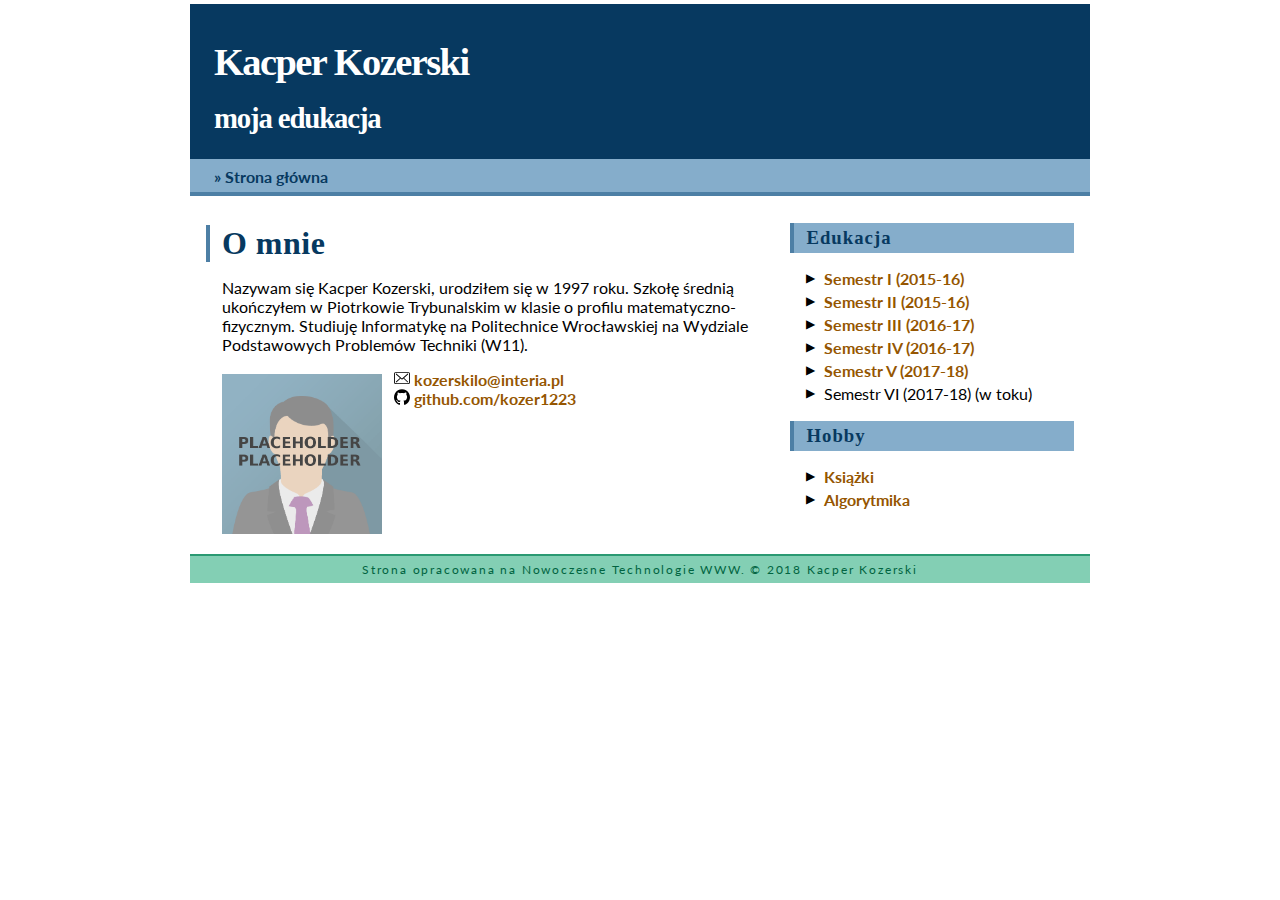
<file: projekt1/index.html>
<!DOCTYPE html>
<html lang="pl">
<head>
	<meta charset="utf-8">
	<title>Kacper Kozerski - moja edukacja</title>
	<meta name="viewport" content= "width=device-width, initial-scale=1.0"/>
	<link href='style.css' rel='stylesheet'>
  <link href="https://fonts.googleapis.com/css?family=Lato" rel="stylesheet"> 
</head>
<body>
<div id="container">
<header>
<h1>Kacper Kozerski</h1>
<h2>moja edukacja</h2>
<div id="topbar">
	<a href="#">Strona główna</a>
</div>
</header>
<div id="main">

<div class="row">
  <div class="col-4-6">
<h1>O mnie</h1>
<p>
Nazywam się Kacper Kozerski, urodziłem się w 1997 roku.
Szkołę średnią ukończyłem w Piotrkowie Trybunalskim w klasie o profilu matematyczno-fizycznym.
Studiuję Informatykę na Politechnice Wrocławskiej na Wydziale
Podstawowych Problemów Techniki (W11).</p>


  <img src="placeholder.png" class="main-pic" alt="Placeholder"/>
<p>
  <img src="mail.svg" width="16" alt="Mail"/>&nbsp;<a href="mailto:kozerskilo@interia.pl">kozerskilo@interia.pl</a><br/>
  <img src="github.svg" width="16" alt="Github"/>&nbsp;<a href="https://github.com/kozer1223">github.com/kozer1223</a>
</p>

  </div>
  <div class="col-2-6">
  <section class="panel">
    <h3>Edukacja</h3>
    <ul class="coollist">
      <li><a href="sem1.html">Semestr I (2015-16)</a></li>
      <li><a href="sem2.html">Semestr II (2015-16)</a></li>
      <li><a href="sem3.html">Semestr III (2016-17)</a></li>
      <li><a href="sem4.html">Semestr IV (2016-17)</a></li>
      <li><a href="sem5.html">Semestr V (2017-18)</a></li>
      <li>Semestr VI (2017-18) (w toku)</li>
    </ul>
  </section>
  <section class="panel">
    <h3>Hobby</h3>
    <ul class="coollist">
      <li><a href="hobby1.html">Książki</a></li>
      <li><a href="hobby2.html">Algorytmika</a></li>
    </ul>
  </section>
  </div>
</div> <!-- row -->

</div> <!-- main -->
<footer>
Strona opracowana na Nowoczesne Technologie WWW. © 2018 Kacper Kozerski
</footer>
</div> <!-- container -->
</body>
</html>
</file>
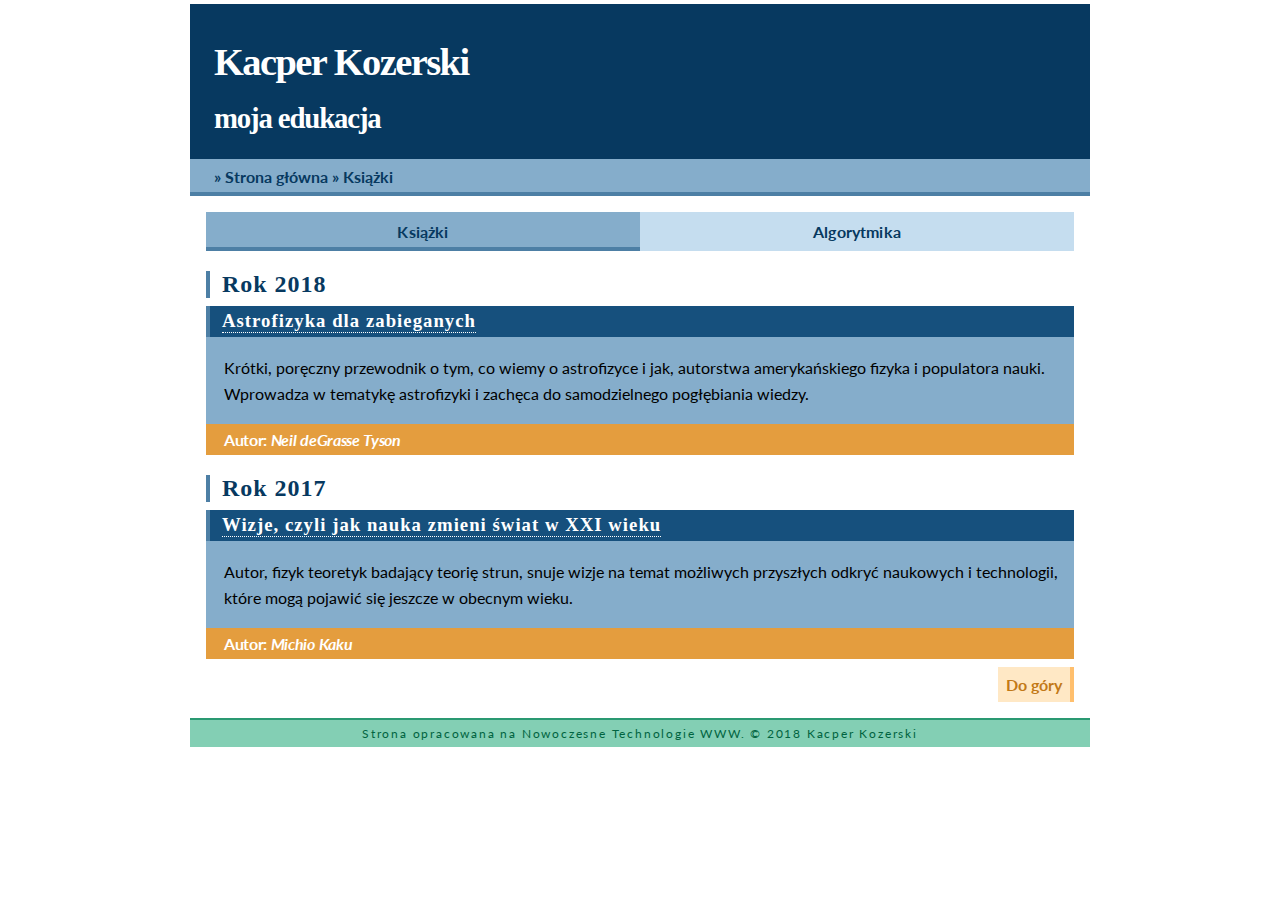
<file: projekt1/hobby1.html>
<!DOCTYPE html>
<html lang="pl">
<head>
	<meta charset="utf-8">
	<title>Kacper Kozerski - książki, które przeczytałem</title>
	<meta name="viewport" content= "width=device-width, initial-scale=1.0"/>
	<link href='style.css' rel='stylesheet'>
  <link href="https://fonts.googleapis.com/css?family=Lato" rel="stylesheet">
</head>
<body>
<div id="container">
<header>
<h1>Kacper Kozerski</h1>
<h2>moja edukacja</h2>
<div id="topbar">
	<a href="index.html">Strona główna</a>
	<a href="#">Książki</a>
</div>
</header>
<div id="main">
<nav class="nav-bar">
  <ul class="vertical-menu">
    <li class="current">Książki</li>
    <li><a href="hobby2.html">Algorytmika</a></li>
  </ul>
</nav>

<h2>Rok 2018</h2>

<section class="content-panel">
  <div class="panel-header">
    <div class="tooltip">
      <h3>Astrofizyka dla zabieganych</h3>
      <span class="tooltiptext"><a href="http://lubimyczytac.pl/ksiazka/4806940/astrofizyka-dla-zabieganych">Zobacz na lubimyczytac.pl</a></span>
    </div>
  </div>
  <div class="panel-content">
    <p>
      Krótki, poręczny przewodnik o tym, co wiemy o astrofizyce i jak, autorstwa
      amerykańskiego fizyka i populatora nauki. Wprowadza w tematykę astrofizyki
      i zachęca do samodzielnego pogłębiania wiedzy.
    </p>
  </div>
  <div class="panel-footer">
    <p>Autor: <em>Neil deGrasse Tyson</em></p>
  </div>
</section>

<h2>Rok 2017</h2>

<section class="content-panel">
  <div class="panel-header">
    <div class="tooltip">
      <h3>Wizje, czyli jak nauka zmieni świat w XXI wieku</h3>
      <span class="tooltiptext"><a href="http://lubimyczytac.pl/ksiazka/70611/wizje-czyli-jak-nauka-zmieni-swiat-w-xxi-wieku">Zobacz na lubimyczytac.pl</a></span>
    </div>
  </div>
  <div class="panel-content">
    <p>
      Autor, fizyk teoretyk badający teorię strun, snuje wizje na temat możliwych przyszłych odkryć naukowych i technologii, które mogą pojawić się jeszcze w obecnym wieku.
    </p>
  </div>
  <div class="panel-footer">
    <p>Autor: <em>Michio Kaku</em></p>
  </div>
</section>

<div class="back-panel">
<a href="#">Do góry</a>
</div>

</div> <!-- main -->
<footer>
Strona opracowana na Nowoczesne Technologie WWW. © 2018 Kacper Kozerski
</footer>
</div> <!-- container -->
</body>
</html>
</file>
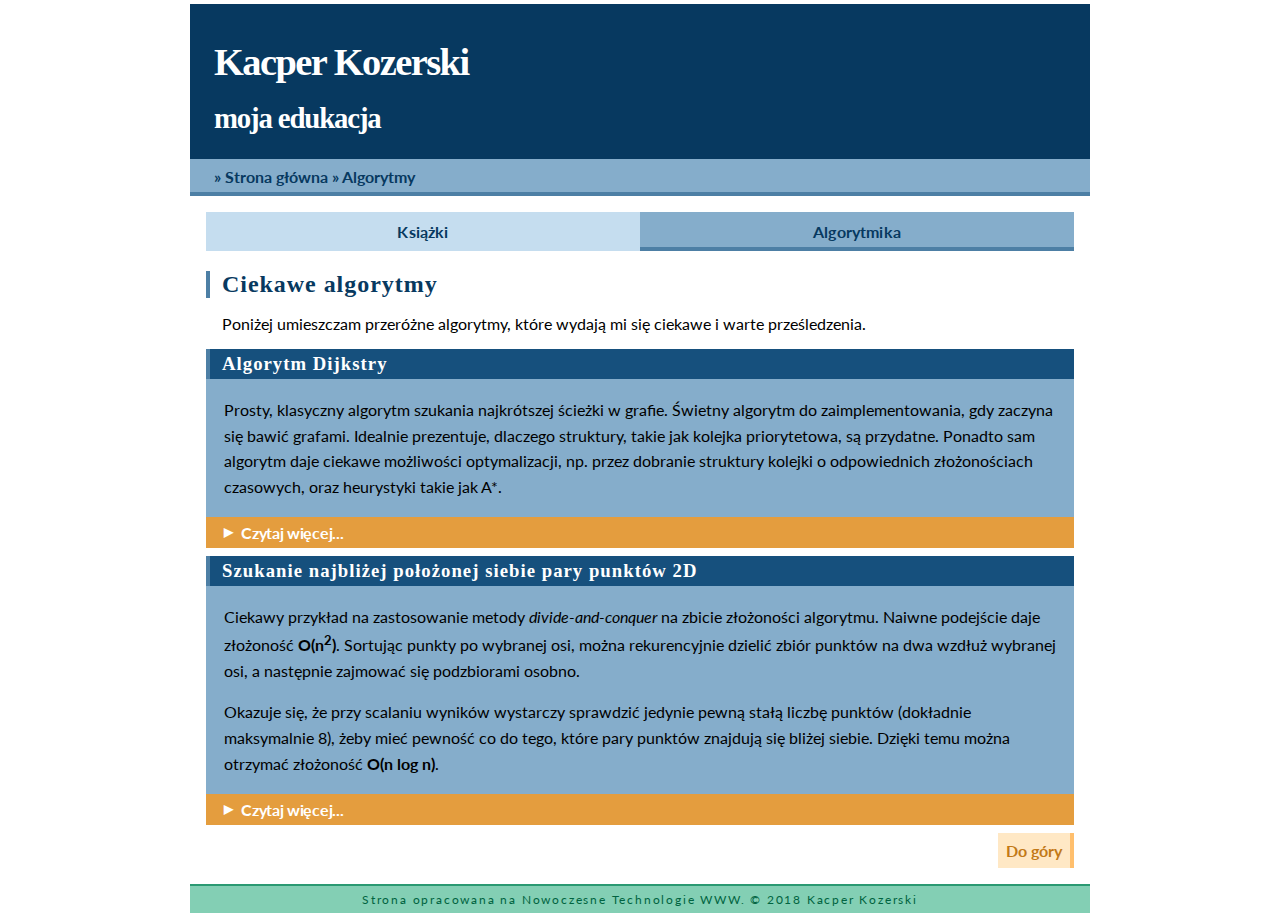
<file: projekt1/hobby2.html>
<!DOCTYPE html>
<html lang="pl">
<head>
	<meta charset="utf-8">
	<title>Kacper Kozerski - ciekawe algorytmy</title>
	<meta name="viewport" content= "width=device-width, initial-scale=1.0"/>
	<link href='style.css' rel='stylesheet'>
  <link href="https://fonts.googleapis.com/css?family=Lato" rel="stylesheet">
</head>
<body>
<div id="container">
<header>
<h1>Kacper Kozerski</h1>
<h2>moja edukacja</h2>
<div id="topbar">
	<a href="index.html">Strona główna</a>
	<a href="#">Algorytmy</a>
</div>
</header>
<div id="main">
<nav class="nav-bar">
  <ul class="vertical-menu">
    <li><a href="hobby1.html">Książki</a></li>
    <li class="current">Algorytmika</li>
  </ul>
</nav>

<h2>Ciekawe algorytmy</h2>
<p>
Poniżej umieszczam przeróżne algorytmy, które wydają mi się ciekawe i warte prześledzenia.
</p>

<section class="content-panel">
  <div class="panel-header">
      <h3>Algorytm Dijkstry</a></h3>
  </div>
  <div class="panel-content">
    <p>
      Prosty, klasyczny algorytm szukania najkrótszej ścieżki w grafie. Świetny algorytm
      do zaimplementowania, gdy zaczyna się bawić grafami.
      Idealnie prezentuje, dlaczego struktury, takie jak kolejka priorytetowa, są przydatne.
      Ponadto sam algorytm daje ciekawe możliwości optymalizacji, np. przez dobranie
      struktury kolejki o odpowiednich złożonościach czasowych, oraz heurystyki takie jak A*.
    </p>
  </div>
  <div class="panel-footer">
    <p><span class="arrow-link"><a href="https://en.wikipedia.org/wiki/Dijkstra%27s_algorithm">Czytaj więcej...</a></span></p>
  </div>
</section>

<section class="content-panel">
  <div class="panel-header">
      <h3>Szukanie najbliżej położonej siebie pary punktów 2D</h3>
  </div>
  <div class="panel-content">
    <p>
      Ciekawy przykład na zastosowanie metody <em>divide-and-conquer</em> na zbicie złożoności algorytmu.
      Naiwne podejście daje złożoność <strong>O(n<sup>2</sup>)</strong>. Sortując
      punkty po wybranej osi, można rekurencyjnie dzielić zbiór punktów na dwa wzdłuż wybranej osi,
      a następnie zajmować się podzbiorami osobno.
    </p>
    <p>
      Okazuje się, że przy scalaniu wyników wystarczy
      sprawdzić jedynie pewną stałą liczbę punktów (dokładnie maksymalnie 8), żeby mieć pewność co do tego, które pary punktów znajdują się bliżej siebie. Dzięki temu można otrzymać złożoność
      <strong>O(n&nbsp;log&nbsp;n)</strong>.
    </p>
  </div>
  <div class="panel-footer">
    <p><span class="arrow-link"><a href="https://en.wikipedia.org/wiki/Closest_pair_of_points_problem">Czytaj więcej...</a></span></p>
  </div>
</section>

<div class="back-panel">
<a href="#">Do góry</a>
</div>

</div> <!-- main -->
<footer>
Strona opracowana na Nowoczesne Technologie WWW. © 2018 Kacper Kozerski
</footer>
</div> <!-- container -->
</body>
</html>
</file>
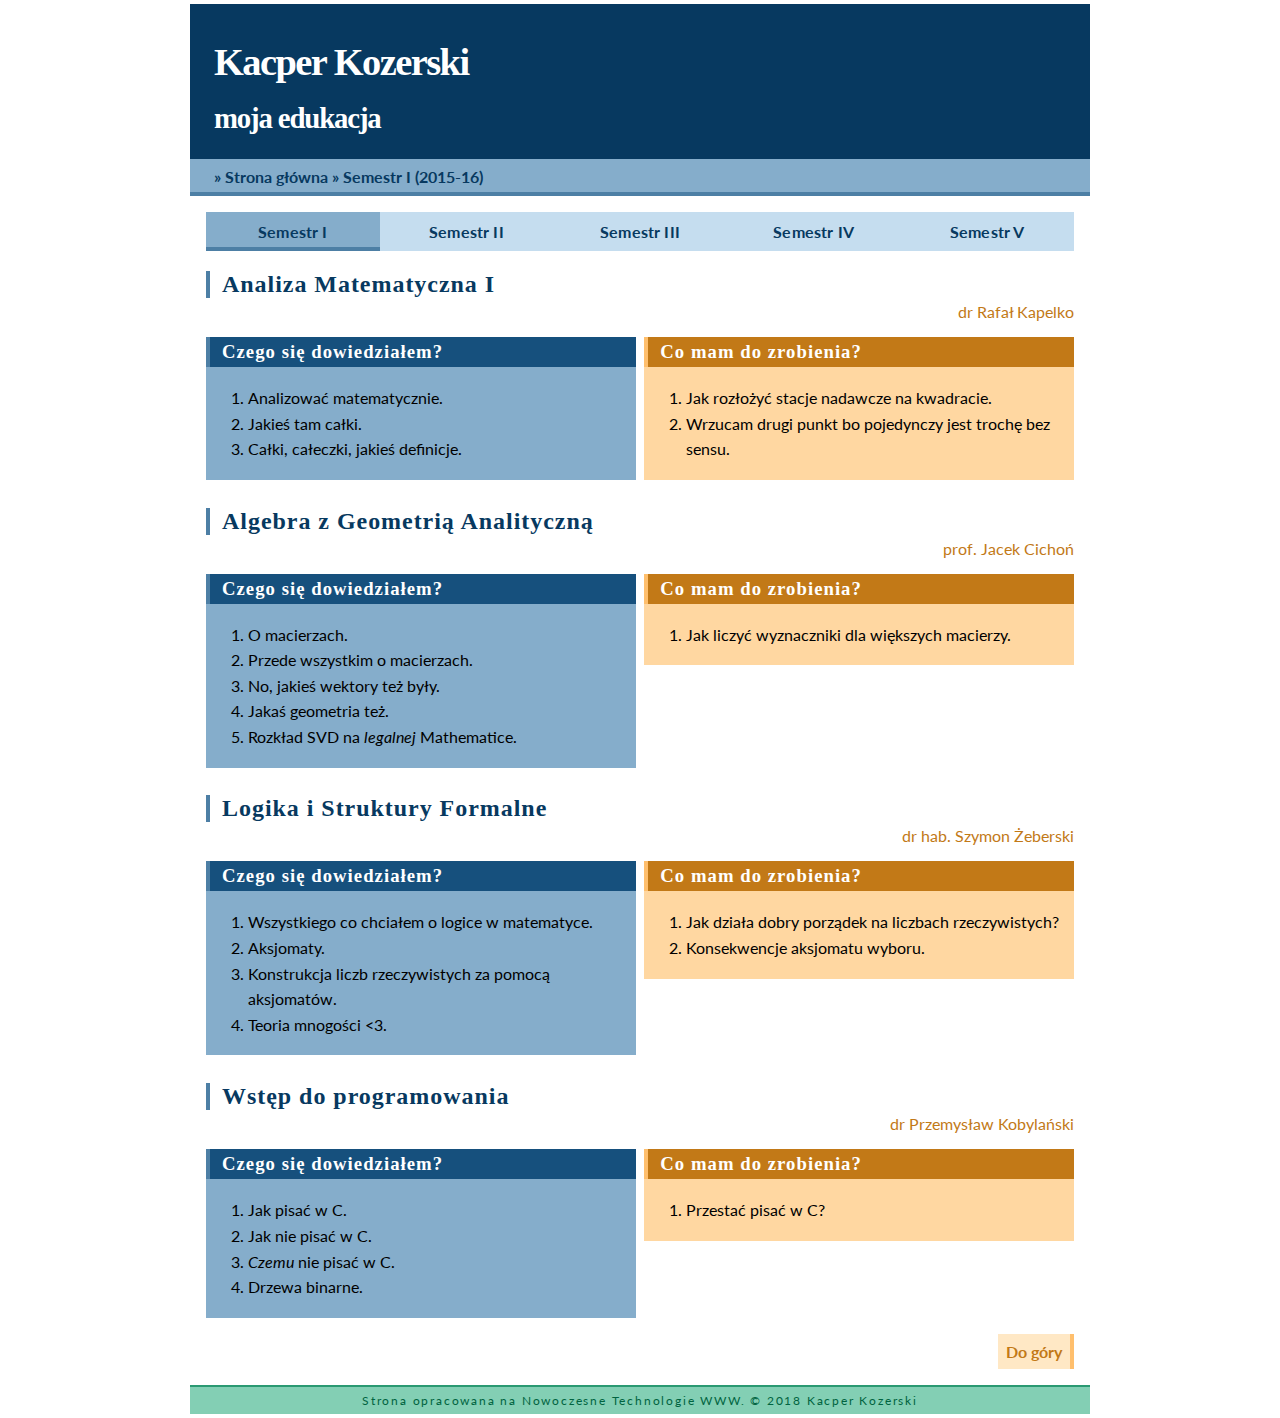
<file: projekt1/sem1.html>
<!DOCTYPE html>
<html lang="pl">
<head>
	<meta charset="utf-8">
	<title>Kacper Kozerski - Semestr I</title>
	<meta name="viewport" content= "width=device-width, initial-scale=1.0"/>
	<link href='style.css' rel='stylesheet'>
  <link href="https://fonts.googleapis.com/css?family=Lato" rel="stylesheet"> 
</head>
<body>
<div id="container">
<header>
<h1>Kacper Kozerski</h1>
<h2>moja edukacja</h2>
<div id="topbar">
	<a href="index.html">Strona główna</a>
	<a href="#">Semestr I (2015-16)</a>
</div>
</header>
<div id="main">

<nav class="nav-bar">
  <ul class="vertical-menu">
    <li class="current">Semestr I</li>
    <li><a href="sem2.html">Semestr II</a></li>
    <li><a href="sem3.html">Semestr III</a></li>
    <li><a href="sem4.html">Semestr IV</a></li>
    <li><a href="sem5.html">Semestr V</a></li>
  </ul>
</nav>

<!--<h1>Semestr I (2015-16)</h1>-->
<h2>Analiza Matematyczna I</h2>
<aside class="lecturer-info">
dr Rafał Kapelko
</aside>
<div class="row">
  <div class="col-3-6">
  <section class="content-panel">
    <div class="panel-header">
      <h3>Czego się dowiedziałem?</h3>
    </div>
    <div class="panel-content">
      <ol>
    	 <li>Analizować matematycznie.</li>
    	 <li>Jakieś tam całki.</li>
    	 <li>Całki, całeczki, jakieś definicje.</li>
      </ol>
    </div>
  </section>
  </div>
  <div class="col-3-6">
  <aside class="aside-panel">
    <div class="panel-header">
      <h3>Co mam do zrobienia?</h3>
    </div>
    <div class="panel-content">
      <ol>
       <li>Jak rozłożyć stacje nadawcze na kwadracie.</li>
       <li>Wrzucam drugi punkt bo pojedynczy jest trochę bez sensu.</li>
      </ol>
    </div>
  </aside>
  </div>
</div> <!-- row -->

<h2>Algebra z Geometrią Analityczną</h2>
<aside class="lecturer-info">
prof. Jacek Cichoń
</aside>
<div class="row">
  <div class="col-3-6">
  <section class="content-panel">
    <div class="panel-header">
      <h3>Czego się dowiedziałem?</h3>
    </div>
    <div class="panel-content">
      <ol>
       <li>O macierzach.</li>
       <li>Przede wszystkim o macierzach.</li>
       <li>No, jakieś wektory też były.</li>
       <li>Jakaś geometria też.</li>
       <li>Rozkład SVD na <em>legalnej</em> Mathematice.</li>
      </ol>
    </div>
  </section>
  </div>
  <div class="col-3-6">
  <aside class="aside-panel">
    <div class="panel-header">
      <h3>Co mam do zrobienia?</h3>
    </div>
    <div class="panel-content">
      <ol>
       <li>Jak liczyć wyznaczniki dla większych macierzy.</li>
      </ol>
    </div>
  </aside>
  </div>
</div> <!-- row -->

<h2>Logika i Struktury Formalne</h2>
<aside class="lecturer-info">
dr hab. Szymon Żeberski
</aside>
<div class="row">
  <div class="col-3-6">
  <section class="content-panel">
    <div class="panel-header">
      <h3>Czego się dowiedziałem?</h3>
    </div>
    <div class="panel-content">
      <ol>
       <li>Wszystkiego co chciałem o logice w matematyce.</li>
       <li>Aksjomaty.</li>
       <li>Konstrukcja liczb rzeczywistych za pomocą aksjomatów.</li>
       <li>Teoria mnogości &lt;3.</li>
      </ol>
    </div>
  </section>
  </div>
  <div class="col-3-6">
  <aside class="aside-panel">
    <div class="panel-header">
      <h3>Co mam do zrobienia?</h3>
    </div>
    <div class="panel-content">
      <ol>
       <li>Jak działa dobry porządek na liczbach rzeczywistych?</li>
       <li>Konsekwencje aksjomatu wyboru.</li>
      </ol>
    </div>
  </aside>
  </div>
</div> <!-- row -->

<h2>Wstęp do programowania</h2>
<aside class="lecturer-info">
dr Przemysław Kobylański
</aside>
<div class="row">
  <div class="col-3-6">
  <section class="content-panel">
    <div class="panel-header">
      <h3>Czego się dowiedziałem?</h3>
    </div>
    <div class="panel-content">
      <ol>
       <li>Jak pisać w C.</li>
       <li>Jak nie pisać w C.</li>
       <li><em>Czemu</em> nie pisać w C.</li>
       <li>Drzewa binarne.</li>
      </ol>
    </div>
  </section>
  </div>
  <div class="col-3-6">
  <aside class="aside-panel">
    <div class="panel-header">
      <h3>Co mam do zrobienia?</h3>
    </div>
    <div class="panel-content">
      <ol>
       <li>Przestać pisać w C?</li>
      </ol>
    </div>
  </aside>
  </div>
</div> <!-- row -->

<div class="back-panel">
<a href="#">Do góry</a>
</div>

</div> <!-- main -->
<footer>
Strona opracowana na Nowoczesne Technologie WWW. © 2018 Kacper Kozerski
</footer>
</div> <!-- container -->
</body>
</html>
</file>
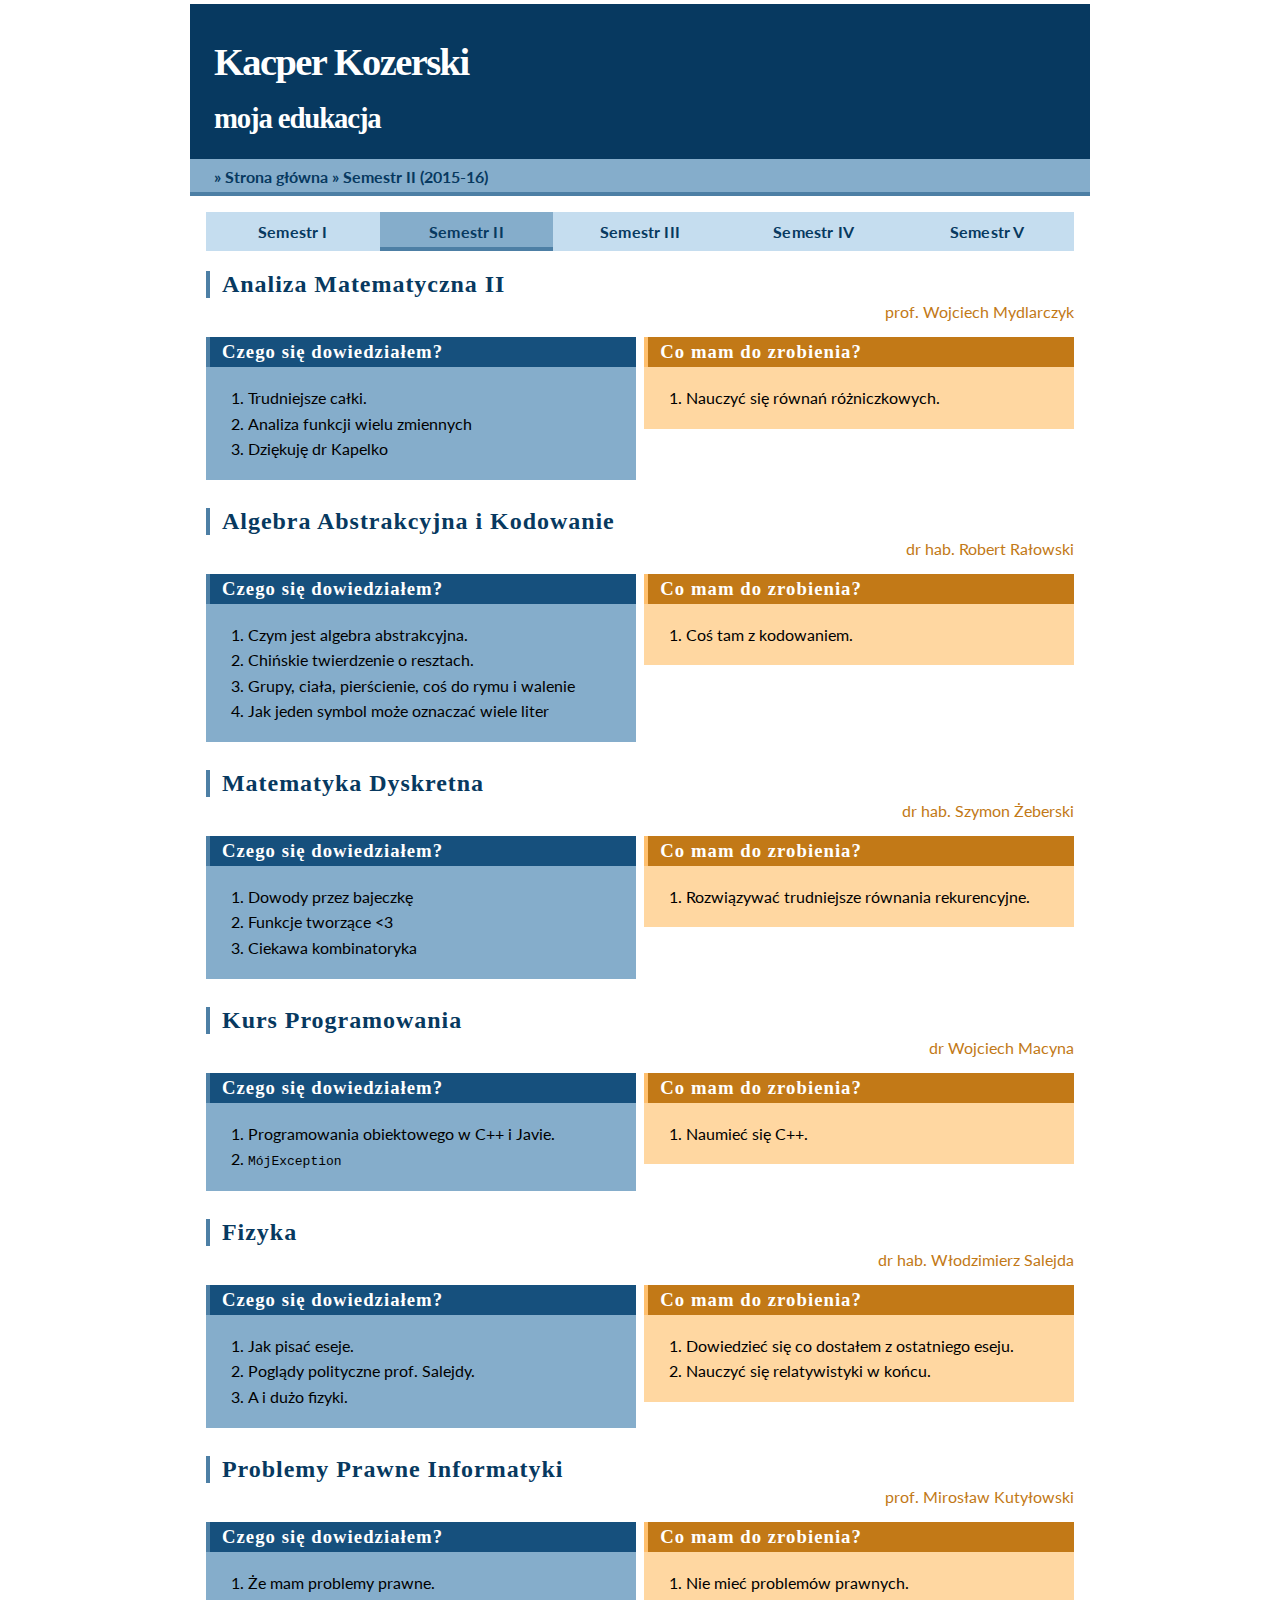
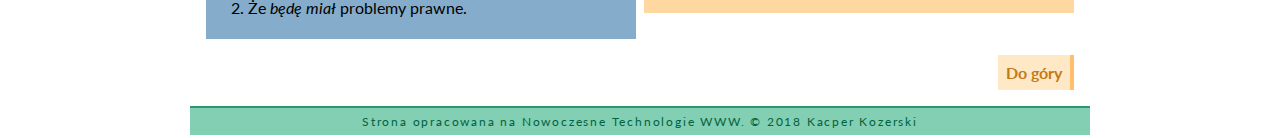
<file: projekt1/sem2.html>
<!DOCTYPE html>
<html lang="pl">
<head>
	<meta charset="utf-8">
	<title>Kacper Kozerski - Semestr II</title>
	<meta name="viewport" content= "width=device-width, initial-scale=1.0"/>
	<link href='style.css' rel='stylesheet'>
  <link href="https://fonts.googleapis.com/css?family=Lato" rel="stylesheet"> 
</head>
<body>
<div id="container">
<header>
<h1>Kacper Kozerski</h1>
<h2>moja edukacja</h2>
<div id="topbar">
	<a href="index.html">Strona główna</a>
	<a href="#">Semestr II (2015-16)</a>
</div>
</header>
<div id="main">

<nav class="nav-bar">
  <ul class="vertical-menu">
    <li><a href="sem1.html">Semestr I</a></li>
    <li class="current">Semestr II</li>
    <li><a href="sem3.html">Semestr III</a></li>
    <li><a href="sem4.html">Semestr IV</a></li>
    <li><a href="sem5.html">Semestr V</a></li>
  </ul>
</nav>

<!--<h1>Semestr I (2015-16)</h1>-->

<h2>Analiza Matematyczna II</h2>
<aside class="lecturer-info">
prof. Wojciech Mydlarczyk
</aside>
<div class="row">
  <div class="col-3-6">
  <section class="content-panel">
    <div class="panel-header">
      <h3>Czego się dowiedziałem?</h3>
    </div>
    <div class="panel-content">
      <ol>
    	 <li>Trudniejsze całki.</li>
       <li>Analiza funkcji wielu zmiennych</li>
       <li>Dziękuję dr Kapelko</li>
      </ol>
    </div>
  </section>
  </div>
  <div class="col-3-6">
  <aside class="aside-panel">
    <div class="panel-header">
      <h3>Co mam do zrobienia?</h3>
    </div>
    <div class="panel-content">
      <ol>
       <li>Nauczyć się równań różniczkowych.</li>
      </ol>
    </div>
  </aside>
  </div>
</div> <!-- row -->

<h2>Algebra Abstrakcyjna i Kodowanie</h2>
<aside class="lecturer-info">
dr hab. Robert Rałowski
</aside>
<div class="row">
  <div class="col-3-6">
  <section class="content-panel">
    <div class="panel-header">
      <h3>Czego się dowiedziałem?</h3>
    </div>
    <div class="panel-content">
      <ol>
       <li>Czym jest algebra abstrakcyjna.</li>
       <li>Chińskie twierdzenie o resztach.</li>
       <li>Grupy, ciała, pierścienie, coś do rymu i walenie</li>
       <li>Jak jeden symbol może oznaczać wiele liter</li>
      </ol>
    </div>
  </section>
  </div>
  <div class="col-3-6">
  <aside class="aside-panel">
    <div class="panel-header">
      <h3>Co mam do zrobienia?</h3>
    </div>
    <div class="panel-content">
      <ol>
       <li>Coś tam z kodowaniem.</li>
      </ol>
    </div>
  </aside>
  </div>
</div> <!-- row -->

<h2>Matematyka Dyskretna</h2>
<aside class="lecturer-info">
dr hab. Szymon Żeberski
</aside>
<div class="row">
  <div class="col-3-6">
  <section class="content-panel">
    <div class="panel-header">
      <h3>Czego się dowiedziałem?</h3>
    </div>
    <div class="panel-content">
      <ol>
       <li>Dowody przez bajeczkę</li>
       <li>Funkcje tworzące &lt;3</li>
       <li>Ciekawa kombinatoryka</li>
      </ol>
    </div>
  </section>
  </div>
  <div class="col-3-6">
  <aside class="aside-panel">
    <div class="panel-header">
      <h3>Co mam do zrobienia?</h3>
    </div>
    <div class="panel-content">
      <ol>
       <li>Rozwiązywać trudniejsze równania rekurencyjne.</li>
      </ol>
    </div>
  </aside>
  </div>
</div> <!-- row -->

<h2>Kurs Programowania</h2>
<aside class="lecturer-info">
dr Wojciech Macyna
</aside>
<div class="row">
  <div class="col-3-6">
  <section class="content-panel">
    <div class="panel-header">
      <h3>Czego się dowiedziałem?</h3>
    </div>
    <div class="panel-content">
      <ol>
       <li>Programowania obiektowego w C++ i Javie.</li>
       <li><code>MójException</code></li>
      </ol>
    </div>
  </section>
  </div>
  <div class="col-3-6">
  <aside class="aside-panel">
    <div class="panel-header">
      <h3>Co mam do zrobienia?</h3>
    </div>
    <div class="panel-content">
      <ol>
       <li>Naumieć się C++.</li>
      </ol>
    </div>
  </aside>
  </div>
</div> <!-- row -->

<h2>Fizyka</h2>
<aside class="lecturer-info">
dr hab. Włodzimierz Salejda
</aside>
<div class="row">
  <div class="col-3-6">
  <section class="content-panel">
    <div class="panel-header">
      <h3>Czego się dowiedziałem?</h3>
    </div>
    <div class="panel-content">
      <ol>
       <li>Jak pisać eseje.</li>
       <li>Poglądy polityczne prof. Salejdy.</li>
       <li>A i dużo fizyki.</li>
      </ol>
    </div>
  </section>
  </div>
  <div class="col-3-6">
  <aside class="aside-panel">
    <div class="panel-header">
      <h3>Co mam do zrobienia?</h3>
    </div>
    <div class="panel-content">
      <ol>
       <li>Dowiedzieć się co dostałem z ostatniego eseju.</li>
       <li>Nauczyć się relatywistyki w końcu.</li>
      </ol>
    </div>
  </aside>
  </div>
</div> <!-- row -->

<h2>Problemy Prawne Informatyki</h2>
<aside class="lecturer-info">
prof. Mirosław Kutyłowski
</aside>
<div class="row">
  <div class="col-3-6">
  <section class="content-panel">
    <div class="panel-header">
      <h3>Czego się dowiedziałem?</h3>
    </div>
    <div class="panel-content">
      <ol>
       <li>Że mam problemy prawne.</li>
       <li>Że <em>będę miał</em> problemy prawne.</li>
      </ol>
    </div>
  </section>
  </div>
  <div class="col-3-6">
  <aside class="aside-panel">
    <div class="panel-header">
      <h3>Co mam do zrobienia?</h3>
    </div>
    <div class="panel-content">
      <ol>
       <li>Nie mieć problemów prawnych.</li>
      </ol>
    </div>
  </aside>
  </div>
</div> <!-- row -->

<div class="back-panel">
<a href="#">Do góry</a>
</div>

</div> <!-- main -->
<footer>
Strona opracowana na Nowoczesne Technologie WWW. © 2018 Kacper Kozerski
</footer>
</div> <!-- container -->
</body>
</html>
</file>
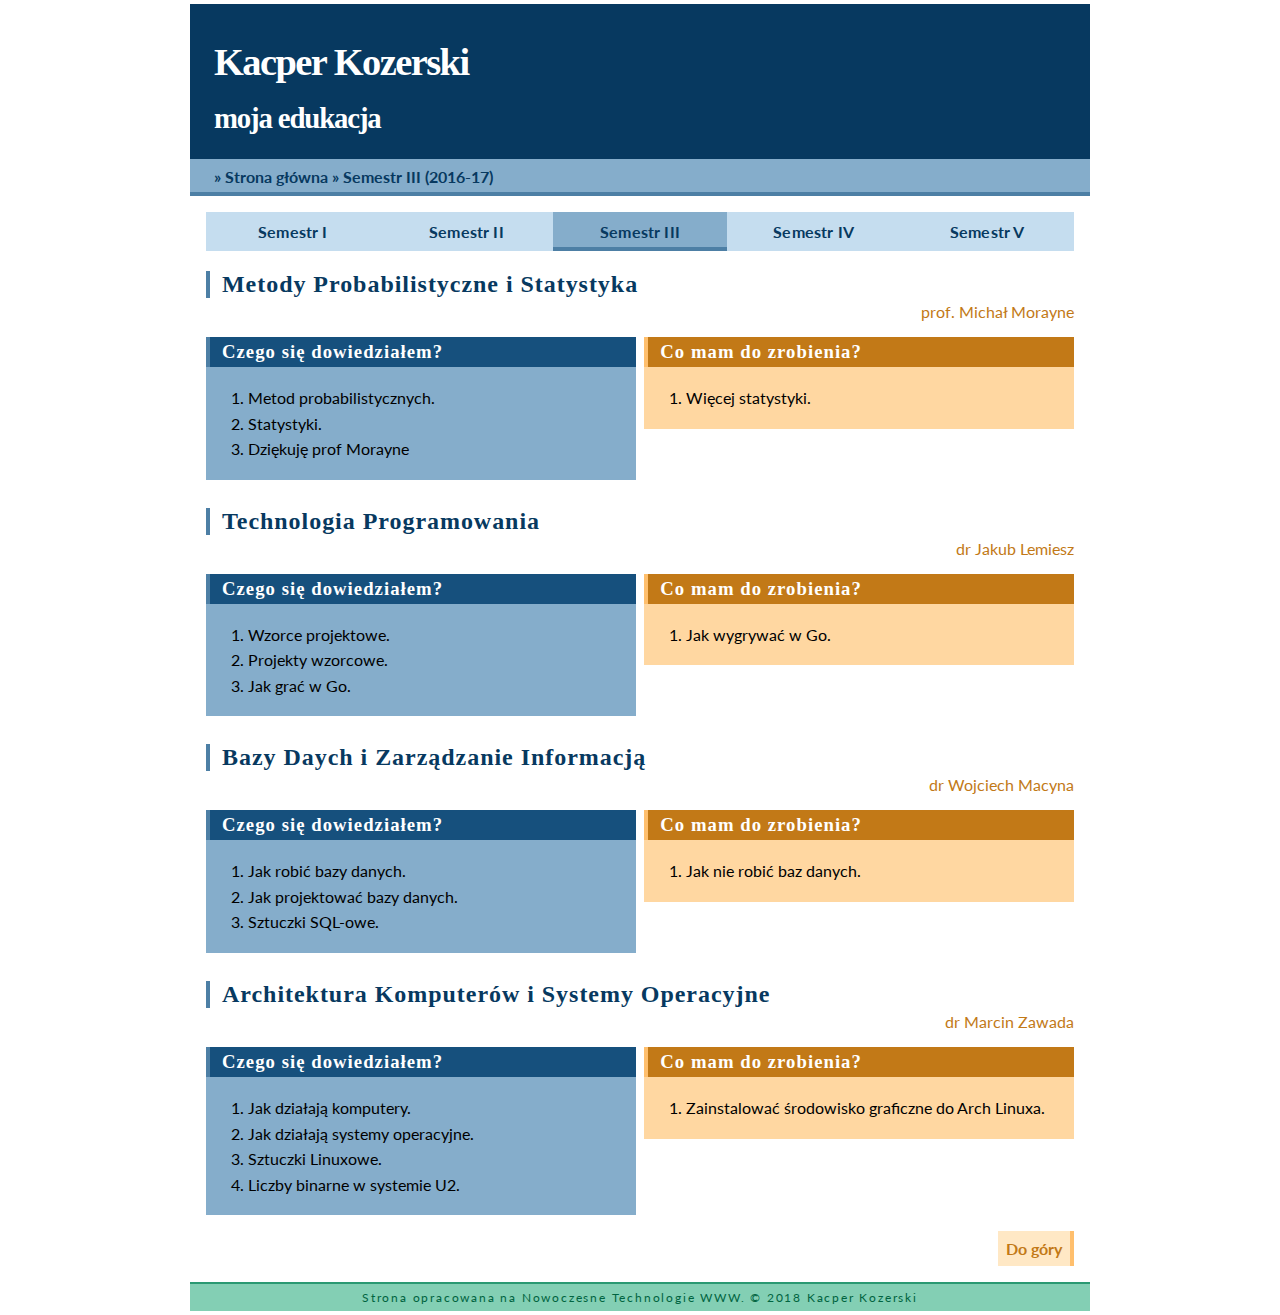
<file: projekt1/sem3.html>
<!DOCTYPE html>
<html lang="pl">
<head>
	<meta charset="utf-8">
	<title>Kacper Kozerski - Semestr III</title>
	<meta name="viewport" content= "width=device-width, initial-scale=1.0"/>
	<link href='style.css' rel='stylesheet'>
  <link href="https://fonts.googleapis.com/css?family=Lato" rel="stylesheet"> 
</head>
<body>
<div id="container">
<header>
<h1>Kacper Kozerski</h1>
<h2>moja edukacja</h2>
<div id="topbar">
	<a href="index.html">Strona główna</a>
	<a href="#">Semestr III (2016-17)</a>
</div>
</header>
<div id="main">

<nav class="nav-bar">
  <ul class="vertical-menu">
    <li><a href="sem1.html">Semestr I</a></li>
    <li><a href="sem2.html">Semestr II</a></li>
    <li class="current">Semestr III</li>
    <li><a href="sem4.html">Semestr IV</a></li>
    <li><a href="sem5.html">Semestr V</a></li>
  </ul>
</nav>

<!--<h1>Semestr I (2015-16)</h1>-->

<h2>Metody Probabilistyczne i Statystyka</h2>
<aside class="lecturer-info">
prof. Michał Morayne
</aside>
<div class="row">
  <div class="col-3-6">
  <section class="content-panel">
    <div class="panel-header">
      <h3>Czego się dowiedziałem?</h3>
    </div>
    <div class="panel-content">
      <ol>
    	 <li>Metod probabilistycznych.</li>
       <li>Statystyki.</li>
       <li>Dziękuję prof Morayne</li>
      </ol>
    </div>
  </section>
  </div>
  <div class="col-3-6">
  <aside class="aside-panel">
    <div class="panel-header">
      <h3>Co mam do zrobienia?</h3>
    </div>
    <div class="panel-content">
      <ol>
       <li>Więcej statystyki.</li>
      </ol>
    </div>
  </aside>
  </div>
</div> <!-- row -->

<h2>Technologia Programowania</h2>
<aside class="lecturer-info">
dr Jakub Lemiesz
</aside>
<div class="row">
  <div class="col-3-6">
  <section class="content-panel">
    <div class="panel-header">
      <h3>Czego się dowiedziałem?</h3>
    </div>
    <div class="panel-content">
      <ol>
       <li>Wzorce projektowe.</li>
       <li>Projekty wzorcowe.</li>
       <li>Jak grać w Go.</li>
      </ol>
    </div>
  </section>
  </div>
  <div class="col-3-6">
  <aside class="aside-panel">
    <div class="panel-header">
      <h3>Co mam do zrobienia?</h3>
    </div>
    <div class="panel-content">
      <ol>
       <li>Jak wygrywać w Go.</li>
      </ol>
    </div>
  </aside>
  </div>
</div> <!-- row -->

<h2>Bazy Daych i Zarządzanie Informacją</h2>
<aside class="lecturer-info">
dr Wojciech Macyna
</aside>
<div class="row">
  <div class="col-3-6">
  <section class="content-panel">
    <div class="panel-header">
      <h3>Czego się dowiedziałem?</h3>
    </div>
    <div class="panel-content">
      <ol>
       <li>Jak robić bazy danych.</li>
       <li>Jak projektować bazy danych.</li>
       <li>Sztuczki SQL-owe.</li>
      </ol>
    </div>
  </section>
  </div>
  <div class="col-3-6">
  <aside class="aside-panel">
    <div class="panel-header">
      <h3>Co mam do zrobienia?</h3>
    </div>
    <div class="panel-content">
      <ol>
       <li>Jak nie robić baz danych.</li>
      </ol>
    </div>
  </aside>
  </div>
</div> <!-- row -->

<h2>Architektura Komputerów i Systemy Operacyjne</h2>
<aside class="lecturer-info">
dr Marcin Zawada
</aside>
<div class="row">
  <div class="col-3-6">
  <section class="content-panel">
    <div class="panel-header">
      <h3>Czego się dowiedziałem?</h3>
    </div>
    <div class="panel-content">
      <ol>
       <li>Jak działają komputery.</li>
       <li>Jak działają systemy operacyjne.</li>
       <li>Sztuczki Linuxowe.</li>
       <li>Liczby binarne w systemie U2.</li>
      </ol>
    </div>
  </section>
  </div>
  <div class="col-3-6">
  <aside class="aside-panel">
    <div class="panel-header">
      <h3>Co mam do zrobienia?</h3>
    </div>
    <div class="panel-content">
      <ol>
       <li>Zainstalować środowisko graficzne do Arch Linuxa.</li>
      </ol>
    </div>
  </aside>
  </div>
</div> <!-- row -->

<div class="back-panel">
<a href="#">Do góry</a>
</div>

</div> <!-- main -->
<footer>
Strona opracowana na Nowoczesne Technologie WWW. © 2018 Kacper Kozerski
</footer>
</div> <!-- container -->
</body>
</html>
</file>
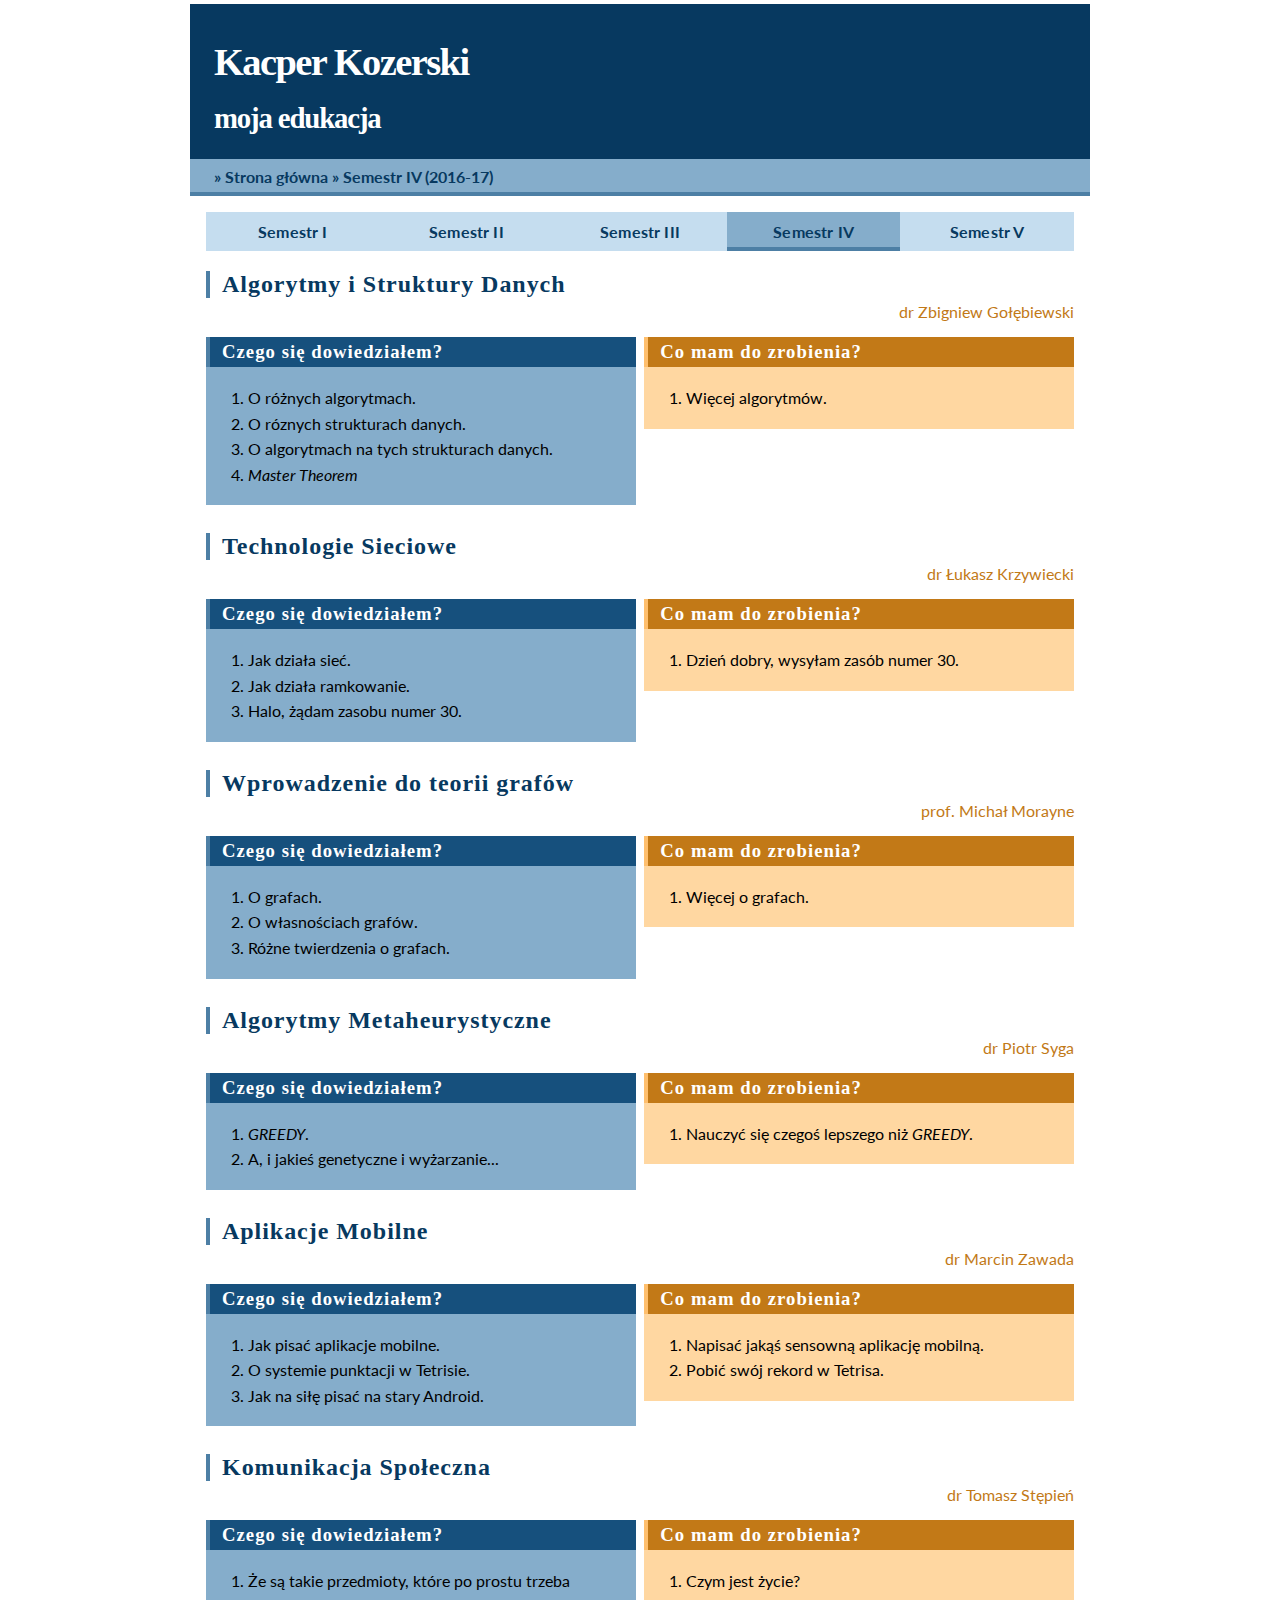
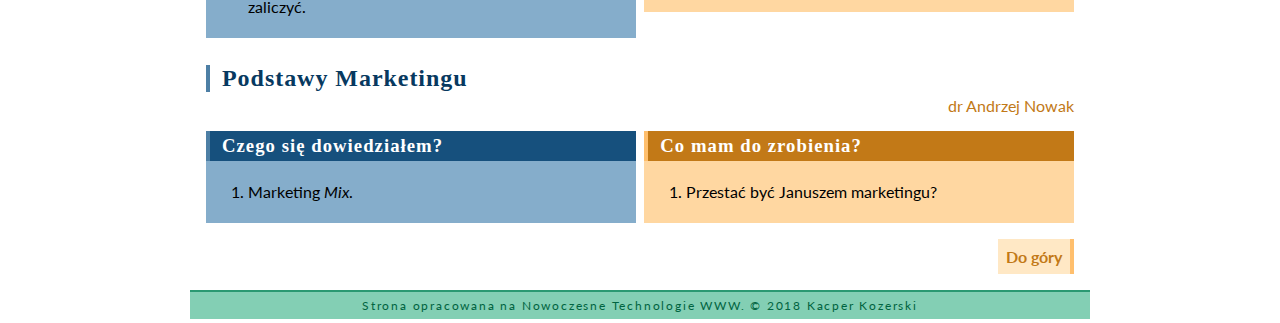
<file: projekt1/sem4.html>
<!DOCTYPE html>
<html lang="pl">
<head>
	<meta charset="utf-8">
	<title>Kacper Kozerski - Semestr IV</title>
	<meta name="viewport" content= "width=device-width, initial-scale=1.0"/>
	<link href='style.css' rel='stylesheet'>
  <link href="https://fonts.googleapis.com/css?family=Lato" rel="stylesheet"> 
</head>
<body>
<div id="container">
<header>
<h1>Kacper Kozerski</h1>
<h2>moja edukacja</h2>
<div id="topbar">
	<a href="index.html">Strona główna</a>
	<a href="#">Semestr IV (2016-17)</a>
</div>
</header>
<div id="main">

<nav class="nav-bar">
  <ul class="vertical-menu">
    <li><a href="sem1.html">Semestr I</a></li>
    <li><a href="sem2.html">Semestr II</a></li>
    <li><a href="sem3.html">Semestr III</a></li>
    <li class="current">Semestr IV</li>
    <li><a href="sem5.html">Semestr V</a></li>
  </ul>
</nav>

<!--<h1>Semestr I (2015-16)</h1>-->

<h2>Algorytmy i Struktury Danych</h2>
<aside class="lecturer-info">
dr Zbigniew Gołębiewski
</aside>
<div class="row">
  <div class="col-3-6">
  <section class="content-panel">
    <div class="panel-header">
      <h3>Czego się dowiedziałem?</h3>
    </div>
    <div class="panel-content">
      <ol>
    	 <li>O różnych algorytmach.</li>
       <li>O róznych strukturach danych.</li>
       <li>O algorytmach na tych strukturach danych.</li>
       <li><em>Master Theorem</em></li>
      </ol>
    </div>
  </section>
  </div>
  <div class="col-3-6">
  <aside class="aside-panel">
    <div class="panel-header">
      <h3>Co mam do zrobienia?</h3>
    </div>
    <div class="panel-content">
      <ol>
       <li>Więcej algorytmów.</li>
      </ol>
    </div>
  </aside>
  </div>
</div> <!-- row -->

<h2>Technologie Sieciowe</h2>
<aside class="lecturer-info">
dr Łukasz Krzywiecki
</aside>
<div class="row">
  <div class="col-3-6">
  <section class="content-panel">
    <div class="panel-header">
      <h3>Czego się dowiedziałem?</h3>
    </div>
    <div class="panel-content">
      <ol>
       <li>Jak działa sieć.</li>
       <li>Jak działa ramkowanie.</li>
       <li>Halo, żądam zasobu numer 30.</li>
      </ol>
    </div>
  </section>
  </div>
  <div class="col-3-6">
  <aside class="aside-panel">
    <div class="panel-header">
      <h3>Co mam do zrobienia?</h3>
    </div>
    <div class="panel-content">
      <ol>
       <li>Dzień dobry, wysyłam zasób numer 30.</li>
      </ol>
    </div>
  </aside>
  </div>
</div> <!-- row -->

<h2>Wprowadzenie do teorii grafów</h2>
<aside class="lecturer-info">
prof. Michał Morayne
</aside>
<div class="row">
  <div class="col-3-6">
  <section class="content-panel">
    <div class="panel-header">
      <h3>Czego się dowiedziałem?</h3>
    </div>
    <div class="panel-content">
      <ol>
       <li>O grafach.</li>
       <li>O własnościach grafów.</li>
       <li>Różne twierdzenia o grafach.</li>
      </ol>
    </div>
  </section>
  </div>
  <div class="col-3-6">
  <aside class="aside-panel">
    <div class="panel-header">
      <h3>Co mam do zrobienia?</h3>
    </div>
    <div class="panel-content">
      <ol>
       <li>Więcej o grafach.</li>
      </ol>
    </div>
  </aside>
  </div>
</div> <!-- row -->

<h2>Algorytmy Metaheurystyczne</h2>
<aside class="lecturer-info">
dr Piotr Syga
</aside>
<div class="row">
  <div class="col-3-6">
  <section class="content-panel">
    <div class="panel-header">
      <h3>Czego się dowiedziałem?</h3>
    </div>
    <div class="panel-content">
      <ol>
       <li><em>GREEDY</em>.</li>
       <li>A, i jakieś genetyczne i wyżarzanie...</li>
      </ol>
    </div>
  </section>
  </div>
  <div class="col-3-6">
  <aside class="aside-panel">
    <div class="panel-header">
      <h3>Co mam do zrobienia?</h3>
    </div>
    <div class="panel-content">
      <ol>
       <li>Nauczyć się czegoś lepszego niż <em>GREEDY</em>.</li>
      </ol>
    </div>
  </aside>
  </div>
</div> <!-- row -->

<h2>Aplikacje Mobilne</h2>
<aside class="lecturer-info">
dr Marcin Zawada
</aside>
<div class="row">
  <div class="col-3-6">
  <section class="content-panel">
    <div class="panel-header">
      <h3>Czego się dowiedziałem?</h3>
    </div>
    <div class="panel-content">
      <ol>
       <li>Jak pisać aplikacje mobilne.</li>
       <li>O systemie punktacji w Tetrisie.</li>
       <li>Jak na siłę pisać na stary Android.</li>
      </ol>
    </div>
  </section>
  </div>
  <div class="col-3-6">
  <aside class="aside-panel">
    <div class="panel-header">
      <h3>Co mam do zrobienia?</h3>
    </div>
    <div class="panel-content">
      <ol>
       <li>Napisać jakąś sensowną aplikację mobilną.</li>
       <li>Pobić swój rekord w Tetrisa.</li>
      </ol>
    </div>
  </aside>
  </div>
</div> <!-- row -->

<h2>Komunikacja Społeczna</h2>
<aside class="lecturer-info">
dr Tomasz Stępień
</aside>
<div class="row">
  <div class="col-3-6">
  <section class="content-panel">
    <div class="panel-header">
      <h3>Czego się dowiedziałem?</h3>
    </div>
    <div class="panel-content">
      <ol>
       <li>Że są takie przedmioty, które po prostu trzeba zaliczyć.</li>
      </ol>
    </div>
  </section>
  </div>
  <div class="col-3-6">
  <aside class="aside-panel">
    <div class="panel-header">
      <h3>Co mam do zrobienia?</h3>
    </div>
    <div class="panel-content">
      <ol>
       <li>Czym jest życie?</li>
      </ol>
    </div>
  </aside>
  </div>
</div> <!-- row -->

<h2>Podstawy Marketingu</h2>
<aside class="lecturer-info">
dr Andrzej Nowak
</aside>
<div class="row">
  <div class="col-3-6">
  <section class="content-panel">
    <div class="panel-header">
      <h3>Czego się dowiedziałem?</h3>
    </div>
    <div class="panel-content">
      <ol>
       <li>Marketing <em>Mix</em>.</li>
      </ol>
    </div>
  </section>
  </div>
  <div class="col-3-6">
  <aside class="aside-panel">
    <div class="panel-header">
      <h3>Co mam do zrobienia?</h3>
    </div>
    <div class="panel-content">
      <ol>
       <li>Przestać być Januszem marketingu?</li>
      </ol>
    </div>
  </aside>
  </div>
</div> <!-- row -->

<div class="back-panel">
<a href="#">Do góry</a>
</div>

</div> <!-- main -->
<footer>
Strona opracowana na Nowoczesne Technologie WWW. © 2018 Kacper Kozerski
</footer>
</div> <!-- container -->
</body>
</html>
</file>
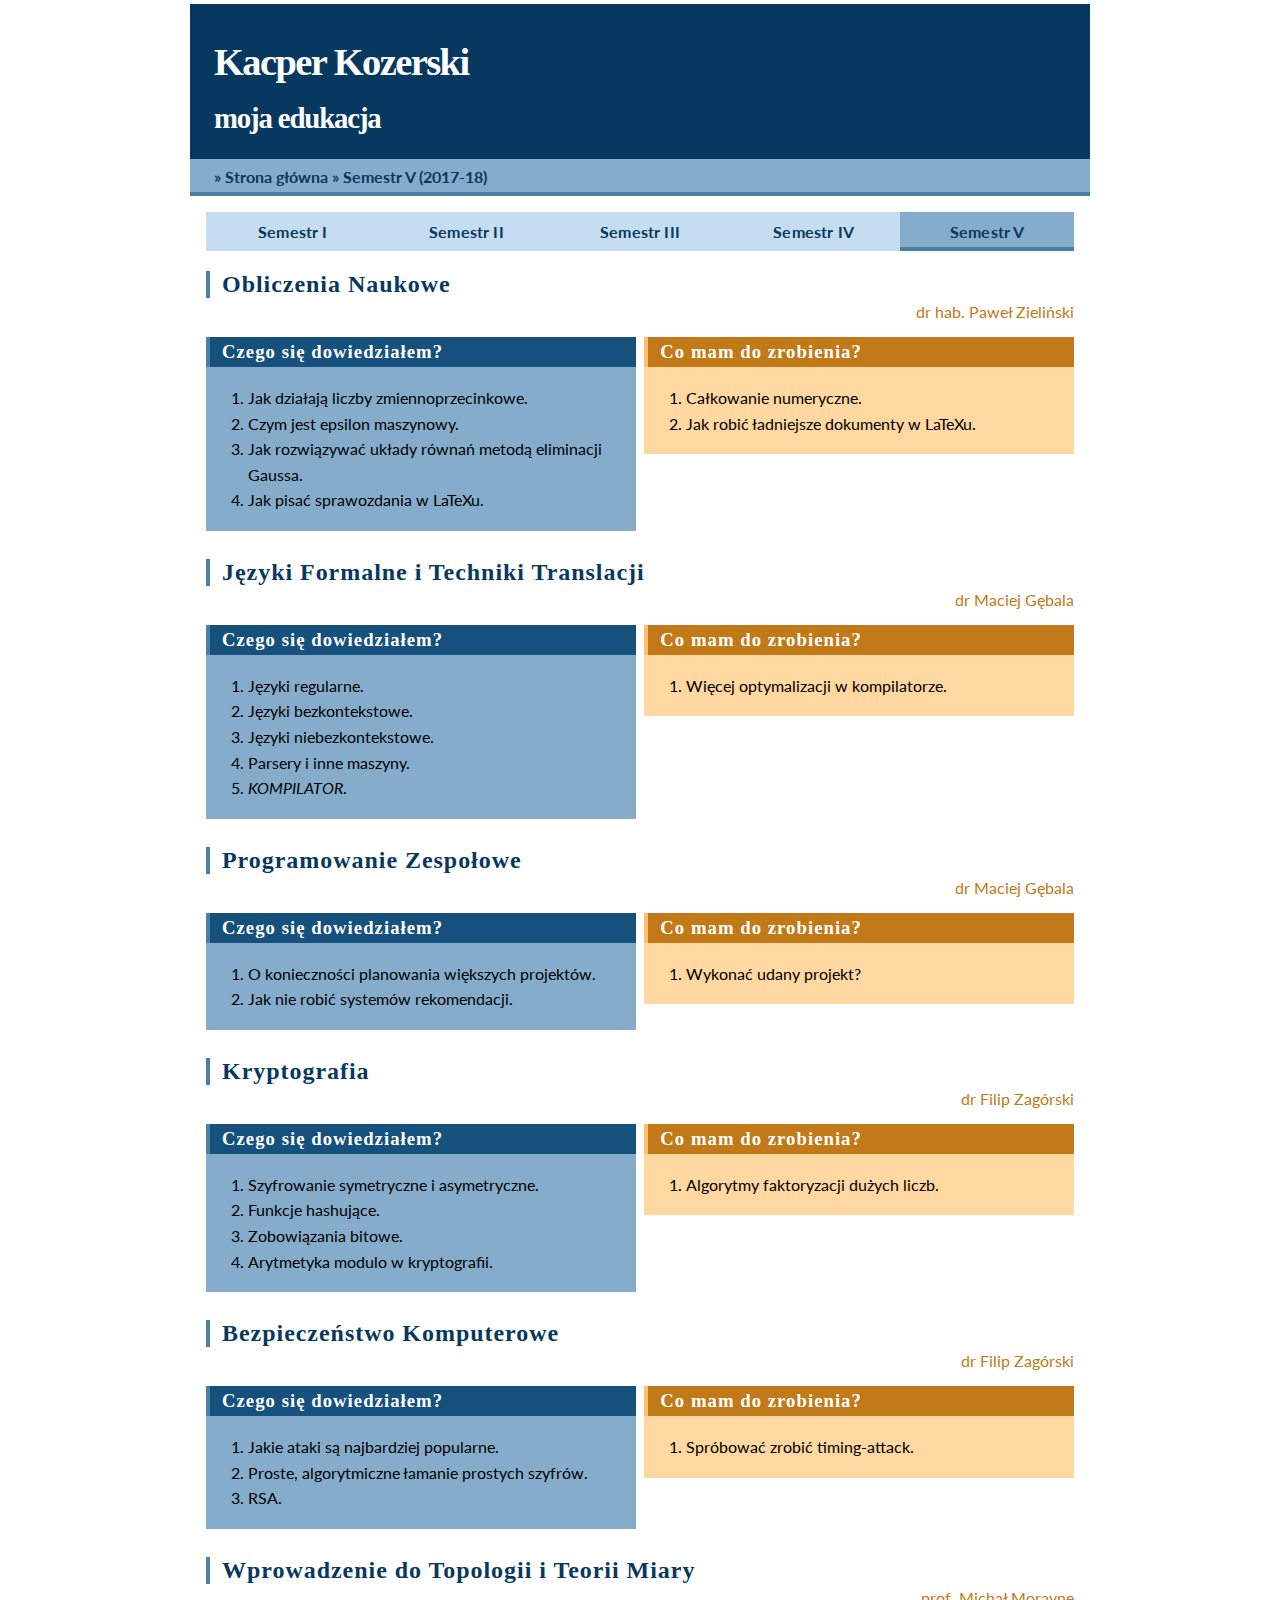
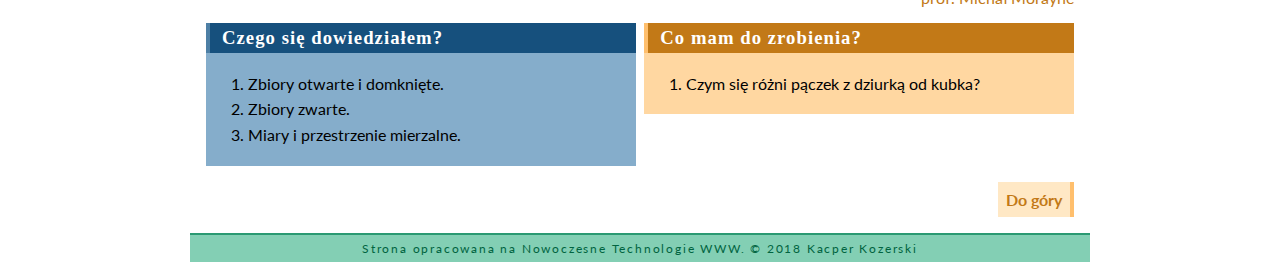
<file: projekt1/sem5.html>
<!DOCTYPE html>
<html lang="pl">
<head>
	<meta charset="utf-8">
	<title>Kacper Kozerski - Semestr V</title>
	<meta name="viewport" content= "width=device-width, initial-scale=1.0"/>
	<link href='style.css' rel='stylesheet'>
  <link href="https://fonts.googleapis.com/css?family=Lato" rel="stylesheet"> 
</head>
<body>
<div id="container">
<header>
<h1>Kacper Kozerski</h1>
<h2>moja edukacja</h2>
<div id="topbar">
	<a href="index.html">Strona główna</a>
	<a href="#">Semestr V (2017-18)</a>
</div>
</header>
<div id="main">

<nav class="nav-bar">
  <ul class="vertical-menu">
    <li><a href="sem1.html">Semestr I</a></li>
    <li><a href="sem2.html">Semestr II</a></li>
    <li><a href="sem3.html">Semestr III</a></li>
    <li><a href="sem4.html">Semestr IV</a></li>
    <li class="current">Semestr V</li>
  </ul>
</nav>

<!--<h1>Semestr I (2015-16)</h1>-->

<h2>Obliczenia Naukowe</h2>
<aside class="lecturer-info">
dr hab. Paweł Zieliński
</aside>
<div class="row">
  <div class="col-3-6">
  <section class="content-panel">
    <div class="panel-header">
      <h3>Czego się dowiedziałem?</h3>
    </div>
    <div class="panel-content">
      <ol>
       <li>Jak działają liczby zmiennoprzecinkowe.</li>
       <li>Czym jest epsilon maszynowy.</li>
       <li>Jak rozwiązywać układy równań metodą eliminacji Gaussa.</li>
    	 <li>Jak pisać sprawozdania w LaTeXu.</li>
      </ol>
    </div>
  </section>
  </div>
  <div class="col-3-6">
  <aside class="aside-panel">
    <div class="panel-header">
      <h3>Co mam do zrobienia?</h3>
    </div>
    <div class="panel-content">
      <ol>
       <li>Całkowanie numeryczne.</li>
       <li>Jak robić ładniejsze dokumenty w LaTeXu.</li>
      </ol>
    </div>
  </aside>
  </div>
</div> <!-- row -->

<h2>Języki Formalne i Techniki Translacji</h2>
<aside class="lecturer-info">
dr Maciej Gębala
</aside>
<div class="row">
  <div class="col-3-6">
  <section class="content-panel">
    <div class="panel-header">
      <h3>Czego się dowiedziałem?</h3>
    </div>
    <div class="panel-content">
      <ol>
       <li>Języki regularne.</li>
       <li>Języki bezkontekstowe.</li>
       <li>Języki niebezkontekstowe.</li>
       <li>Parsery i inne maszyny.</li>
       <li><em>KOMPILATOR</em>.</li>
      </ol>
    </div>
  </section>
  </div>
  <div class="col-3-6">
  <aside class="aside-panel">
    <div class="panel-header">
      <h3>Co mam do zrobienia?</h3>
    </div>
    <div class="panel-content">
      <ol>
       <li>Więcej optymalizacji w kompilatorze.</li>
      </ol>
    </div>
  </aside>
  </div>
</div> <!-- row -->

<h2>Programowanie Zespołowe</h2>
<aside class="lecturer-info">
dr Maciej Gębala
</aside>
<div class="row">
  <div class="col-3-6">
  <section class="content-panel">
    <div class="panel-header">
      <h3>Czego się dowiedziałem?</h3>
    </div>
    <div class="panel-content">
      <ol>
       <li>O konieczności planowania większych projektów.</li>
       <li>Jak nie robić systemów rekomendacji.</li>
      </ol>
    </div>
  </section>
  </div>
  <div class="col-3-6">
  <aside class="aside-panel">
    <div class="panel-header">
      <h3>Co mam do zrobienia?</h3>
    </div>
    <div class="panel-content">
      <ol>
       <li>Wykonać udany projekt?</li>
      </ol>
    </div>
  </aside>
  </div>
</div> <!-- row -->

<h2>Kryptografia</h2>
<aside class="lecturer-info">
dr Filip Zagórski
</aside>
<div class="row">
  <div class="col-3-6">
  <section class="content-panel">
    <div class="panel-header">
      <h3>Czego się dowiedziałem?</h3>
    </div>
    <div class="panel-content">
      <ol>
       <li>Szyfrowanie symetryczne i asymetryczne.</li>
       <li>Funkcje hashujące.</li>
       <li>Zobowiązania bitowe.</li>
       <li>Arytmetyka modulo w kryptografii.</li>
      </ol>
    </div>
  </section>
  </div>
  <div class="col-3-6">
  <aside class="aside-panel">
    <div class="panel-header">
      <h3>Co mam do zrobienia?</h3>
    </div>
    <div class="panel-content">
      <ol>
       <li>Algorytmy faktoryzacji dużych liczb.</li>
      </ol>
    </div>
  </aside>
  </div>
</div> <!-- row -->

<h2>Bezpieczeństwo Komputerowe</h2>
<aside class="lecturer-info">
dr Filip Zagórski
</aside>
<div class="row">
  <div class="col-3-6">
  <section class="content-panel">
    <div class="panel-header">
      <h3>Czego się dowiedziałem?</h3>
    </div>
    <div class="panel-content">
      <ol>
       <li>Jakie ataki są najbardziej popularne.</li>
       <li>Proste, algorytmiczne łamanie prostych szyfrów.</li>
       <li>RSA.</li>
      </ol>
    </div>
  </section>
  </div>
  <div class="col-3-6">
  <aside class="aside-panel">
    <div class="panel-header">
      <h3>Co mam do zrobienia?</h3>
    </div>
    <div class="panel-content">
      <ol>
       <li>Spróbować zrobić timing-attack.</li>
      </ol>
    </div>
  </aside>
  </div>
</div> <!-- row -->

<h2>Wprowadzenie do Topologii i Teorii Miary</h2>
<aside class="lecturer-info">
prof. Michał Morayne
</aside>
<div class="row">
  <div class="col-3-6">
  <section class="content-panel">
    <div class="panel-header">
      <h3>Czego się dowiedziałem?</h3>
    </div>
    <div class="panel-content">
      <ol>
       <li>Zbiory otwarte i domknięte.</li>
       <li>Zbiory zwarte.</li>
       <li>Miary i przestrzenie mierzalne.</li>
      </ol>
    </div>
  </section>
  </div>
  <div class="col-3-6">
  <aside class="aside-panel">
    <div class="panel-header">
      <h3>Co mam do zrobienia?</h3>
    </div>
    <div class="panel-content">
      <ol>
       <li>Czym się różni pączek z dziurką od kubka?</li>
      </ol>
    </div>
  </aside>
  </div>
</div> <!-- row -->

<div class="back-panel">
<a href="#">Do góry</a>
</div>

</div> <!-- main -->
<footer>
Strona opracowana na Nowoczesne Technologie WWW. © 2018 Kacper Kozerski
</footer>
</div> <!-- container -->
</body>
</html>
</file>
<file: projekt1/style.css>
/* http://paletton.com/#uid=63x0r0knksDbPIKimwss9omvHiL */

* { box-sizing: border-box;}

body{
  font-family: 'Lato', Arial, Helvetica, sans-serif;
  background-color:#ffffff;
  margin: 0px;
}

@media screen and (min-width: 640px) {
  body {
    margin: 4px;
  }
}

#container{
  width:100%;
  max-width:900px;
  margin:0em auto 0em auto;
  padding:0 0px;
}

header {
  color: #ffffff;
  padding: 36px 24px 24px 24px;
  font-size: 1.2em;
  background-color:#073960;
}

header h1, header h2 {
  font-family: Georgia, serif;
  margin: 0px 0px 18px;
  letter-spacing: -0.04em;
}

#topbar a {
  color: #073960;
  text-decoration: none;
  font-weight: bold;
  transition: bottom 0.25s;
  position: relative;
  bottom: 0px;
}

#topbar a:hover {
  text-decoration: underline;
  position: relative;
  bottom: 2px;
}

#topbar a:before {
  content: "» ";
}

#topbar {
  background-color: #85ADCB;
  color: #073960;
  border-bottom: solid 4px #4D7FA5;
  margin: 24px -24px -24px -24px;
  padding: 8px 24px 6px 24px;
  font-size: 1rem;

}

#topbar h3 {
  font-family: Georgia, serif;
  margin: 0px;
}

#main {
  padding: 8px 16px 8px;
  background-color: #fff;
}

#main h1, #main h2, #main h3 {
  font-family: Georgia, serif;
  color: #073960;
  padding-left: 12px;
  border-left: solid 4px #4D7FA5;
  letter-spacing: 0.025em;
  margin-bottom: 4px;
  transition: padding-left 0.25s;
}

#main h1 {
  letter-spacing: 0.015em;
}

#main h1:hover {
  padding-left: 16px;
}

#main h2 {
  letter-spacing: 0.04em;
}

#main h2:hover {
  padding-left: 16px;
}

#main h3 {
  letter-spacing: 0.055em;
}

#main h3:hover {
  padding-left: 16px;
}

#main p {
  margin-left: 16px;
}

footer {
  text-align: center;
  padding: 6px;
  font-size: 0.75em;
  color: #016441;
  background-color: #83CFB4;
  border-top: solid 2px #2A9972;
  letter-spacing: 0.15em;
}

.row {
  clear: both;
  margin: 0px;
}

.row:after {
  content: "";
  clear: both;
  display: table;
}

[class*='col-'] {
  float: left;
  padding: 0 ;
  width: 100%;
  margin-bottom:0.5em;
} 

@media screen and (min-width: 640px) {
  .row+.row {
    margin-top: 0.5em;
  }
  .col-1-6 {
    width: 15.83333333%;
  }
  .col-2-6 {
    width: 32.66666667%;
  }  
  .col-3-6 {
    width: 49.5%;
  }  
  .col-4-6 {
    width: 66.33333333%;
  }  
  .col-5-6 {
    width: 83.16666667%;
  }  
  .col-6-6 {
    width: 100%;
  }  
  [class*='col-'] {
    margin-right: 1%;
  }
  [class*='col-']:last-of-type {
    margin-right:0;
  }
}

a {
    color: #955601;
    font-weight: bold;
    text-decoration: none;
}

a:hover {
    text-decoration: underline;
}

#main .panel h3 {
  background-color: #85ADCB;
  padding: 4px;
  padding-left: 12px;
  margin-left: 0px;
}

#main .panel h3:hover {
  padding-left: 16px;
}

#main .content-panel .panel-header {
  background-color: #16507D;
  color: #ffffff;
  padding: 4px;
  padding-left: 12px;
  margin-left: 0px;
  margin-bottom: 0px;
  margin-top: 8px;
  border-left: solid 4px #4D7FA5;
}

#main .content-panel .panel-header h3 {
  background-color: transparent;
  padding: 0;
  margin: 0;
  border-left: none;
  color: #ffffff;
}

#main .content-panel .panel-content {
  background-color: #85ADCB;
  margin-bottom: 0px;
  padding: 2px;
  padding-right: 12px;
  line-height: 1.6;
}

#main .content-panel .panel-footer {
  background-color: #E49D3E;
  margin-bottom: 0px;
  padding: 2px;
  color: #ffffff;
}

#main .panel-footer a {
  color: #ffffff;
}

#main .content-panel .panel-footer p {
  margin-top: 4px;
  margin-right: 4px;
  margin-bottom: 4px;
  font-weight: bold;
  letter-spacing: -0.02em;
}

#main .aside-panel .panel-header {
  background-color: #C27917;
  color: #ffffff;
  padding: 4px;
  padding-left: 12px;
  margin-left: 0px;
  margin-bottom: 0px;
  margin-top: 8px;
  border-left: solid 4px #FFBF6D;
}

#main .aside-panel .panel-header h3 {
  background-color: transparent;
  padding: 0;
  margin: 0;
  border-left: none;
  color: #ffffff;
}

#main .aside-panel .panel-content {
  background-color: #FFD7A1;
  margin-bottom: 0px;
  padding: 2px;
  padding-right: 8px;
  line-height: 1.6;
}

#main .aside-panel .panel-footer {
  background-color: #E49D3E;
  margin-bottom: 0px;
  padding: 2px;
  color: #ffffff;
}

#main .aside-panel .panel-footer p {
  margin-top: 4px;
  margin-right: 4px;
  margin-bottom: 4px;
  font-weight: bold;
  letter-spacing: -0.02em;
}

.main-pic {
  display: block;
  width: 160px;
  max-width: 160px;
  margin: 4px auto 4px auto;
}

@media screen and (min-width: 640px) {
  .main-pic {
    float: left;
    margin: 4px;
    margin-right: 12px;
    margin-left: 16px;
  }

  .main-pic:after {
    content: "";
    clear: left;
  }
}

ul {
  list-style-type: square;
}

.coollist {
  list-style-type: none;
  padding-left: 16px;
}

.coollist li:before {
  content: "▶ ";
  font-size: 0.75em;
  position: relative;
  top: -0.25em;
  margin-right: 0.5em;
}

.coollist li {
  margin-bottom: 4px;
}

.coollist li a {
  transition: padding 0.25s;
}

.coollist li a:hover {
  padding-left: 12px;
}

.nav-bar {
  margin: 8px auto 8px auto;
  display: table;
  table-layout: fixed;
  width: 100%;
}

.nav-bar ul {
  list-style: none;
  text-align: center;
  display: table-row;
}

.nav-bar li {
  background-color: #C5DDEF;
  color: #073960;
  font-weight: bold;
  text-decoration: none;
  transition: background-color 0.25s;
  overflow: hidden;
  letter-spacing: 0.01em;
}

.nav-bar li:hover {
  background-color: #85ADCB;
}

.nav-bar li.current {
  background-color: #85ADCB;
  border-left: solid 4px #4D7FA5;
  padding: 6px 12px 10px 12px;
}

.nav-bar li.current:hover {
  background-color: #85ADCB;
}

.nav-bar li a {
  display: block;
  padding: 10px 12px 10px 12px;
  color: #073960;
  font-weight: bold;
  text-decoration: none;
  transition: bottom 0.25s;
  position: relative;
  bottom: 0px;
}

.nav-bar li a:hover {
  color: #073960;
  text-decoration: none;
}

.nav-bar li:hover a {
  bottom: 2px;
}

@media screen and (min-width: 640px) {
  .nav-bar li {
    display: table-cell;
  }

  .nav-bar li.current {
    background-color: #85ADCB;
    border-bottom: solid 4px #4D7FA5;
    border-left: none;
    padding: 10px 12px 6px 12px;
  }
}

.back-panel {
  text-align: right;
  margin-bottom: 8px;
  margin-top: 8px;
}

.back-panel a {
  display: inline-block;
  background-color: #FFE8C5;
  color: #C27917;
  padding: 8px;
  border-right: solid 4px #FFBF6D;
  transition: background-color 0.25s;
  transition: bottom 0.25s;
  position: relative;
  bottom: 0px;
}

.back-panel a:hover {
  background-color: #FFD7A1;
  color: #C27917;
  text-decoration: none;
  bottom: 2px;
}

.lecturer-info {
  color: #C27917;
  text-align: right;
  margin-bottom: 8px;
}

.tooltip {
  position: relative;
  display: inline-block;
  margin: 0;
}

.tooltip h3 {
  border-bottom: 1px dotted white;
  margin: 0;
}

.tooltip .tooltiptext {
    visibility: hidden;
    width: 14em;
    background-color: #C27917;
    color: #ffffff;
    text-align: center;
    margin: 0;
    padding: 8px;

    position: absolute;
    z-index: 1;

    top: 95%;
    left: 50%;
    margin-left: -7em;

    opacity: 0;
    transition: opacity 0.2s;
    box-shadow: 0px 0px 2px #222222;
}

.tooltip .tooltiptext a {
  color: #ffffff;
}

.tooltip:hover .tooltiptext {
    visibility: visible;
    opacity: 1;
    transition: opacity 0.2s;
}

.tooltip .tooltiptext::after {
    content: " ";
    position: absolute;
    bottom: 100%;
    left: 50%;
    margin-left: -5px;
    border-width: 5px;
    border-style: solid;
    border-color: transparent transparent #C27917 transparent;
}

.arrow-link::before {
  content: "▶ ";
  font-size: 0.75em;
  position: relative;
  top: -0.25em;
  margin-right: 0.5em;
  text-decoration: none;
}

.arrow-link a {
  padding-left: 0;
  transition: padding 0.25s;
}

.arrow-link a:hover {
  padding-left: 8px;
}
</file>
